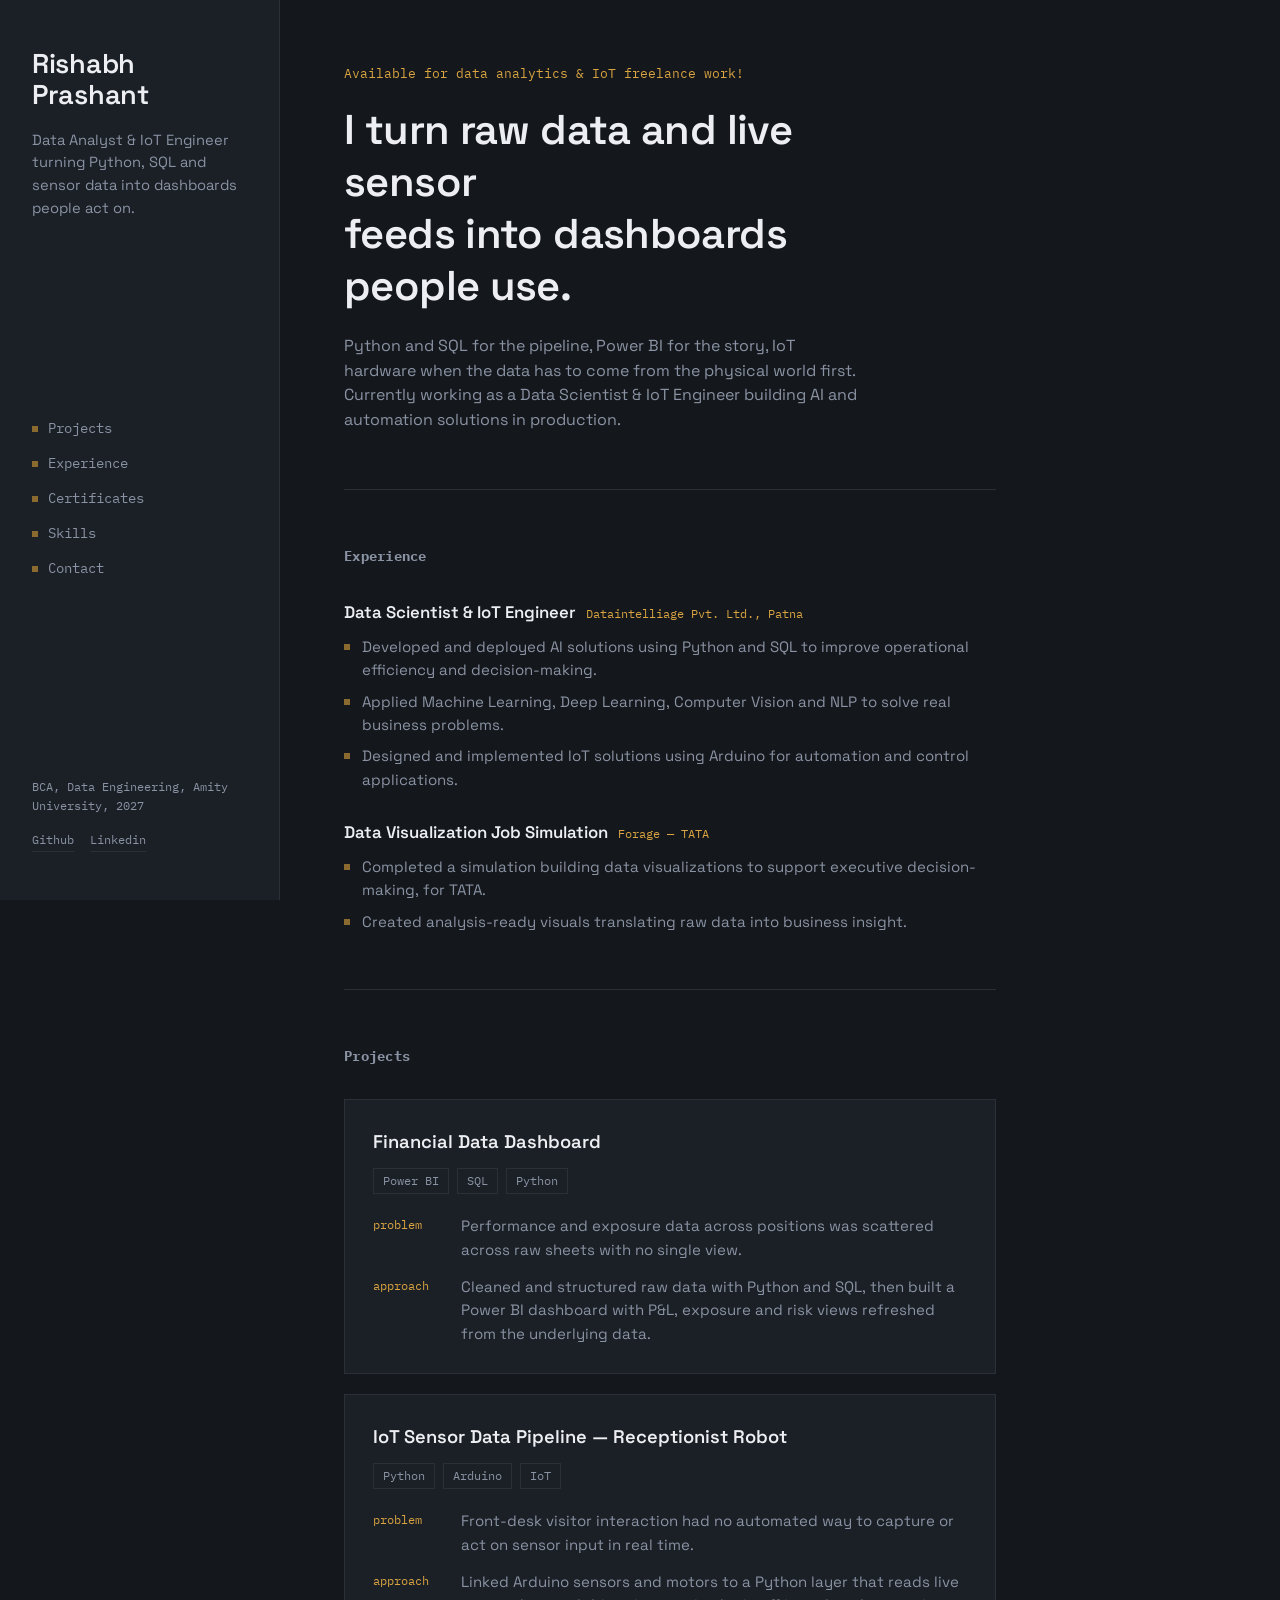
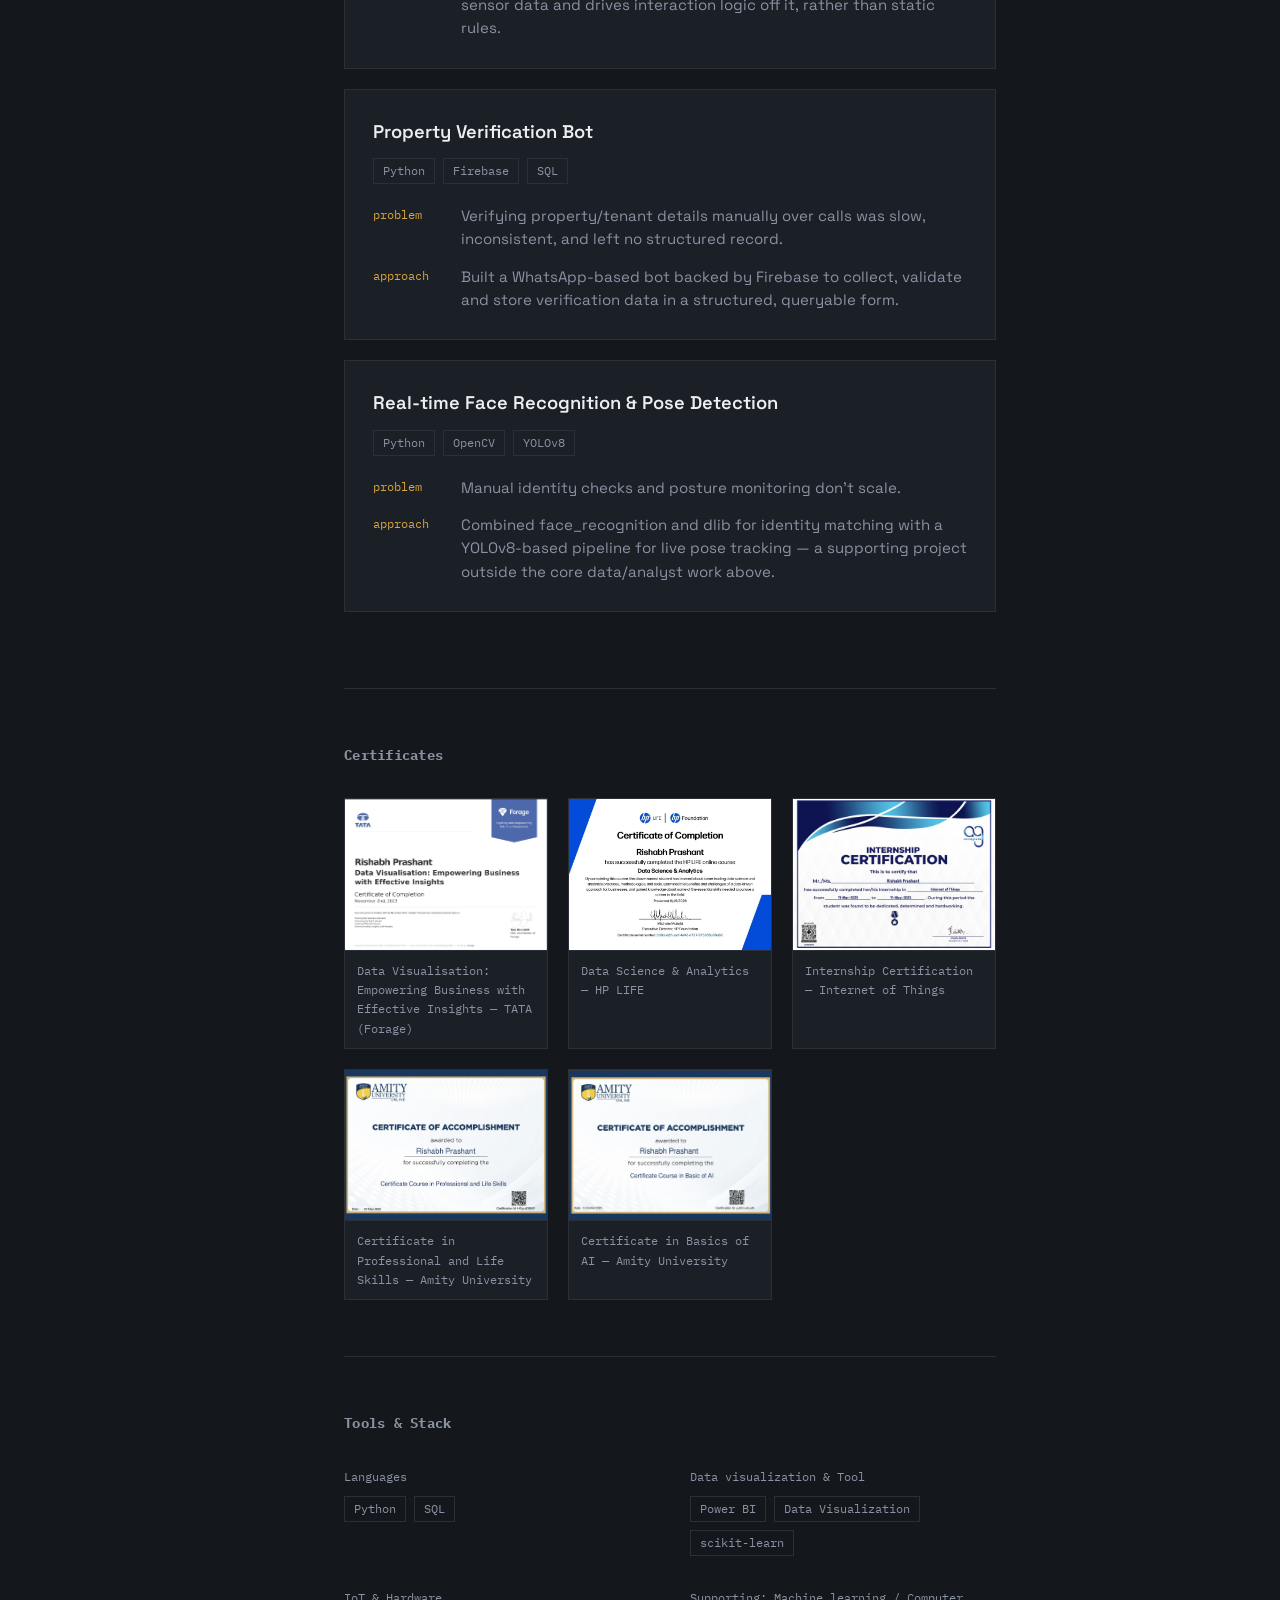
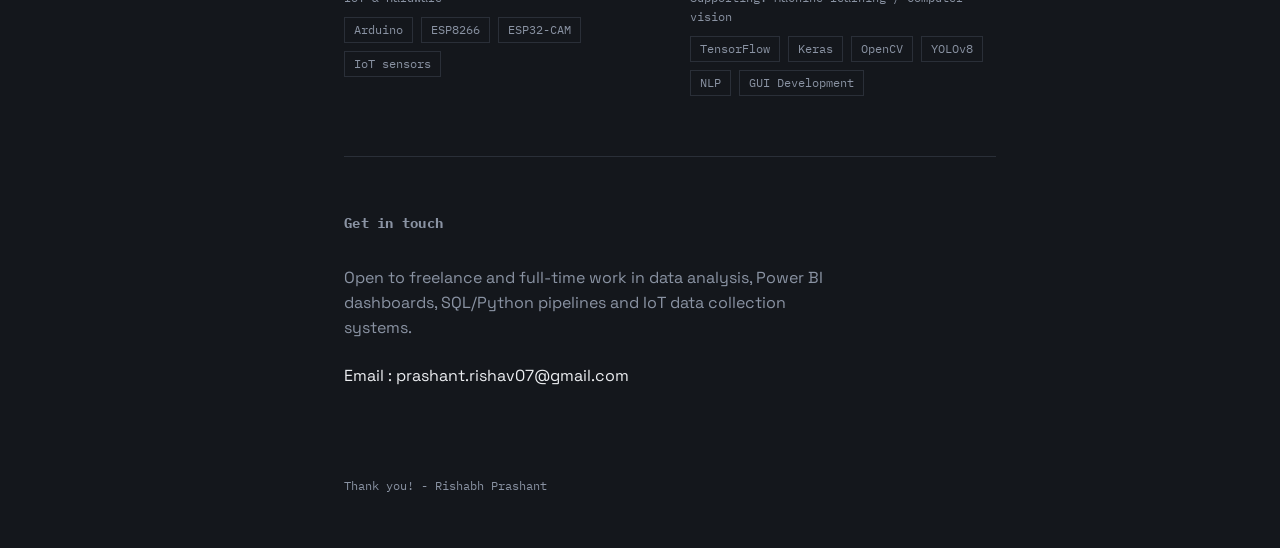
<file: index.html>
<!DOCTYPE html>
<html lang="en">
<head>
<meta charset="UTF-8">
<meta name="viewport" content="width=device-width, initial-scale=1.0">
<title>Rishabh Prashant — Data Analyst | Python, SQL, Power BI, IoT</title>
<link rel="preconnect" href="https://fonts.googleapis.com">
<link href="https://fonts.googleapis.com/css2?family=Space+Grotesk:wght@400;500;600;700&family=IBM+Plex+Mono:wght@400;500&display=swap" rel="stylesheet">
<link rel="stylesheet" href="style.css">
</head>
<body>

<!--
  ============================================================
  HOW THIS FILE IS ORGANIZED (read this once):

  1. SIDEBAR         -> your name, tagline, contact links, resume
  2. HERO             -> the big intro line
  3. EXPERIENCE       -> your work history (from resume)
  4. WORK / PROJECTS  -> project case studies
  5. CERTIFICATES     -> image gallery, 5 slots ready to use
  6. SKILLS           -> your tool/skill tags
  7. CONTACT          -> final CTA

  Every section below has a comment starting with the word EDIT.
  Look for "EDIT:" comments to find exactly what to change
  yourself (text, links, new images) without touching layout code.
  ============================================================
-->

<button class="nav-toggle" id="navToggle" aria-label="Toggle navigation">☰</button>

<!-- ================= 1. SIDEBAR ================= -->
<aside class="sidebar" id="sidebar">
  <div class="sidebar-top">
    <!-- EDIT: your name -->
    <h1 class="name">Rishabh<br>Prashant</h1>
    <!-- EDIT: one-line tagline, keep it short -->
    <p class="tagline">Data Analyst &amp; IoT Engineer turning Python, SQL and sensor data into dashboards people act on.</p>
  </div>

  <nav class="side-nav">
    <a href="#work">Projects</a>
    <a href="#experience">Experience</a>
    <a href="#certificates">Certificates</a>
    <a href="#skills">Skills</a>
    <a href="#contact">Contact</a>
  </nav>

  <div class="sidebar-bottom">
    <!-- EDIT: location / education line -->
    <p class="loc">BCA, Data Engineering, Amity University, 2027</p>
    <!-- EDIT: contact links. Replace the email/github/linkedin values only -->
    <div class="social-row">
      <!-- <a href="rishabhprashant26@gmail.com">Email</a> -->
      <a href="https://github.com/rishabhprashant26" target="_blank" rel="noopener">Github</a>
      <a href="https://linkedin.com/in/rishabh-prashant-b7571429a" target="_blank" rel="noopener">Linkedin</a>
    </div>
    <!-- EDIT: if you upload your resume PDF into the repo (e.g. as resume.pdf),
         uncomment the line below and it will show a resume download link -->
    <!-- <a class="resume-link" href="resume.pdf" target="_blank">download resume</a> -->
  </div>
</aside>

<main class="content">

  <!-- ================= 2. HERO ================= -->
  <section class="hero" id="top">
    <p class="hero-eyebrow">Available for data analytics &amp; IoT freelance work!</p>
    <!-- EDIT: main headline -->
    <h2 class="hero-line">I turn raw data and live sensor<br>feeds into dashboards people use.</h2>
    <p class="hero-sub">Python and SQL for the pipeline, Power BI for the story, IoT hardware when the data has to come from the physical world first. Currently working as a Data Scientist &amp; IoT Engineer building AI and automation solutions in production.</p>
  </section>

  <!-- ================= 3. EXPERIENCE ================= -->
  <!-- EDIT: this whole section is pulled from your resume. Update wording, dates
       or add a new job by copying one .exp-item block and changing its content. -->
  <section class="section" id="experience">
    <h3 class="section-heading">Experience</h3>

    <article class="exp-item">
      <div class="exp-head">
        <h4>Data Scientist &amp; IoT Engineer</h4>
        <span class="exp-org">Dataintelliage Pvt. Ltd., Patna</span>
      </div>
      <ul class="exp-list">
        <li>Developed and deployed AI solutions using Python and SQL to improve operational efficiency and decision-making.</li>
        <li>Applied Machine Learning, Deep Learning, Computer Vision and NLP to solve real business problems.</li>
        <li>Designed and implemented IoT solutions using Arduino for automation and control applications.</li>
      </ul>
    </article>

    <article class="exp-item">
      <div class="exp-head">
        <h4>Data Visualization Job Simulation</h4>
        <span class="exp-org">Forage — TATA</span>
      </div>
      <ul class="exp-list">
        <li>Completed a simulation building data visualizations to support executive decision-making, for TATA.</li>
        <li>Created analysis-ready visuals translating raw data into business insight.</li>
      </ul>
    </article>
  </section>

  <!-- ================= 4. WORK / PROJECTS ================= -->
  <section class="section" id="work">
    <h3 class="section-heading">Projects</h3>

    <!-- EDIT: each project below follows problem / approach / result.
         Replace the [Add: ...] lines with real numbers or outcomes. -->

    <article class="project">
      <div class="project-head">
        <h4>Financial Data Dashboard</h4>
        <div class="tag-row">
          <span class="tag">Power BI</span><span class="tag">SQL</span><span class="tag">Python</span>
        </div>
      </div>
      <div class="project-body">
        <div class="pblock"><span class="plabel">problem</span><p>Performance and exposure data across positions was scattered across raw sheets with no single view.</p></div>
        <div class="pblock"><span class="plabel">approach</span><p>Cleaned and structured raw data with Python and SQL, then built a Power BI dashboard with P&amp;L, exposure and risk views refreshed from the underlying data.</p></div>
        <!-- <div class="pblock"><span class="plabel">result</span><p class="editable">[Add: what decisions it improved, screenshot link]</p></div> -->
      </div>
    </article>

    <article class="project">
      <div class="project-head">
        <h4>IoT Sensor Data Pipeline — Receptionist Robot</h4>
        <div class="tag-row">
          <span class="tag">Python</span><span class="tag">Arduino</span><span class="tag">IoT</span>
        </div>
      </div>
      <div class="project-body">
        <div class="pblock"><span class="plabel">problem</span><p>Front-desk visitor interaction had no automated way to capture or act on sensor input in real time.</p></div>
        <div class="pblock"><span class="plabel">approach</span><p>Linked Arduino sensors and motors to a Python layer that reads live sensor data and drives interaction logic off it, rather than static rules.</p></div>
        <!-- <div class="pblock"><span class="plabel">result</span><p class="editable">[Add: what it could do, demo video link]</p></div> -->
      </div>
    </article>

    <article class="project">
      <div class="project-head">
        <h4>Property Verification Bot</h4>
        <div class="tag-row">
          <span class="tag">Python</span><span class="tag">Firebase</span><span class="tag">SQL</span>
        </div>
      </div>
      <div class="project-body">
        <div class="pblock"><span class="plabel">problem</span><p>Verifying property/tenant details manually over calls was slow, inconsistent, and left no structured record.</p></div>
        <div class="pblock"><span class="plabel">approach</span><p>Built a WhatsApp-based bot backed by Firebase to collect, validate and store verification data in a structured, queryable form.</p></div>
        <!-- <div class="pblock"><span class="plabel">result</span><p class="editable">[Add: time saved, number of verifications handled]</p></div> -->
      </div>
    </article>

    <article class="project">
      <div class="project-head">
        <h4>Real-time Face Recognition &amp; Pose Detection</h4>
        <div class="tag-row">
          <span class="tag">Python</span><span class="tag">OpenCV</span><span class="tag">YOLOv8</span>
        </div>
      </div>
      <div class="project-body">
        <div class="pblock"><span class="plabel">problem</span><p>Manual identity checks and posture monitoring don't scale.</p></div>
        <div class="pblock"><span class="plabel">approach</span><p>Combined face_recognition and dlib for identity matching with a YOLOv8-based pipeline for live pose tracking — a supporting project outside the core data/analyst work above.</p></div>
        <!-- <div class="pblock"><span class="plabel">result</span><p class="editable">[Add: accuracy %, frames/sec, or where it's deployed]</p></div> -->
      </div>
    </article>

  </section>

  <!-- ================= 5. CERTIFICATES ================= -->
  <!--
    EDIT THIS SECTION YOURSELF TO ADD IMAGES:
    1. Upload your certificate images into an "images" folder in this repo
       (e.g. images/cert1.png, images/cert2.png ...)
    2. Below there are 5 ready-made <figure> blocks. For each one, change:
         src="images/cert1.png"   -> your actual uploaded file name
         alt="Certificate 1"      -> a short real description
         <figcaption>...</figcaption> -> the certificate's real title
    3. To ADD MORE than 5, just copy one whole <figure class="cert-card">...</figure>
       block, paste it below the last one, and update src/alt/figcaption.
       You do not need to touch style.css — new cards will style automatically.
  -->
  <section class="section" id="certificates">
    <h3 class="section-heading">Certificates</h3>
    <div class="cert-grid">

      <figure class="cert-card">
        <img src="images/cert1.png" alt="Certificate 1" loading="lazy">
        <figcaption>Data Visualisation: Empowering Business with Effective Insights — TATA (Forage)</figcaption>
      </figure>

      <figure class="cert-card">
        <img src="images/cert2.png" alt="Certificate 2" loading="lazy">
        <figcaption>Data Science & Analytics — HP LIFE</figcaption>
      </figure>

      <figure class="cert-card">
        <img src="images/cert3.png" alt="Certificate 3" loading="lazy">
        <figcaption>Internship Certification — Internet of Things</figcaption>
      </figure>

      <figure class="cert-card">
        <img src="images/cert4.png" alt="Certificate 4" loading="lazy">
        <figcaption>Certificate in Professional and Life Skills — Amity University</figcaption>
      </figure>

      <figure class="cert-card">
        <img src="images/cert5.png" alt="Certificate 5" loading="lazy">
        <figcaption>Certificate in Basics of AI — Amity University</figcaption>
      </figure>

      <!-- Copy a <figure class="cert-card">...</figure> block above this line to add a 6th, 7th, etc. -->

    </div>
  </section>

  <!-- ================= 6. SKILLS ================= -->
  <section class="section" id="skills">
    <h3 class="section-heading">Tools &amp; Stack</h3>
    <div class="skills-grid">
      <div class="skill-group">
        <span class="skill-cat">Languages</span>
        <div class="tag-row"><span class="tag">Python</span><span class="tag">SQL</span></div>
      </div>
      <div class="skill-group">
        <span class="skill-cat">Data visualization &amp; Tool</span>
        <div class="tag-row"><span class="tag">Power BI</span><span class="tag">Data Visualization</span><span class="tag">scikit-learn</span></div>
      </div>
      <div class="skill-group">
        <span class="skill-cat">IoT &amp; Hardware</span>
        <div class="tag-row"><span class="tag">Arduino</span><span class="tag">ESP8266</span><span class="tag">ESP32-CAM</span><span class="tag">IoT sensors</span></div>
      </div>
      <div class="skill-group">
        <span class="skill-cat">Supporting: Machine learning / Computer vision</span>
        <div class="tag-row"><span class="tag">TensorFlow</span><span class="tag">Keras</span><span class="tag">OpenCV</span><span class="tag">YOLOv8</span><span class="tag">NLP</span><span class="tag">GUI Development</span></div>
      </div>
    </div>
  </section>

  <!-- ================= 7. CONTACT ================= -->
  <section class="section contact" id="contact">
    <h3 class="section-heading">Get in touch</h3>
    <!-- EDIT: contact blurb -->
    <p class="contact-copy">Open to freelance and full-time work in data analysis, Power BI dashboards, SQL/Python pipelines and IoT data collection systems.</p>
    <p>Email : prashant.rishav07@gmail.com</p>
    <!-- <a class="cta" href="mailto:rishabhprashant26@gmail.com">Email me</a> -->
  </section>

  <footer class="footer">
    <p>Thank you! - Rishabh Prashant</p>
    
  </footer>

</main>

<script src="script.js"></script>
</body>
</html>
</file>
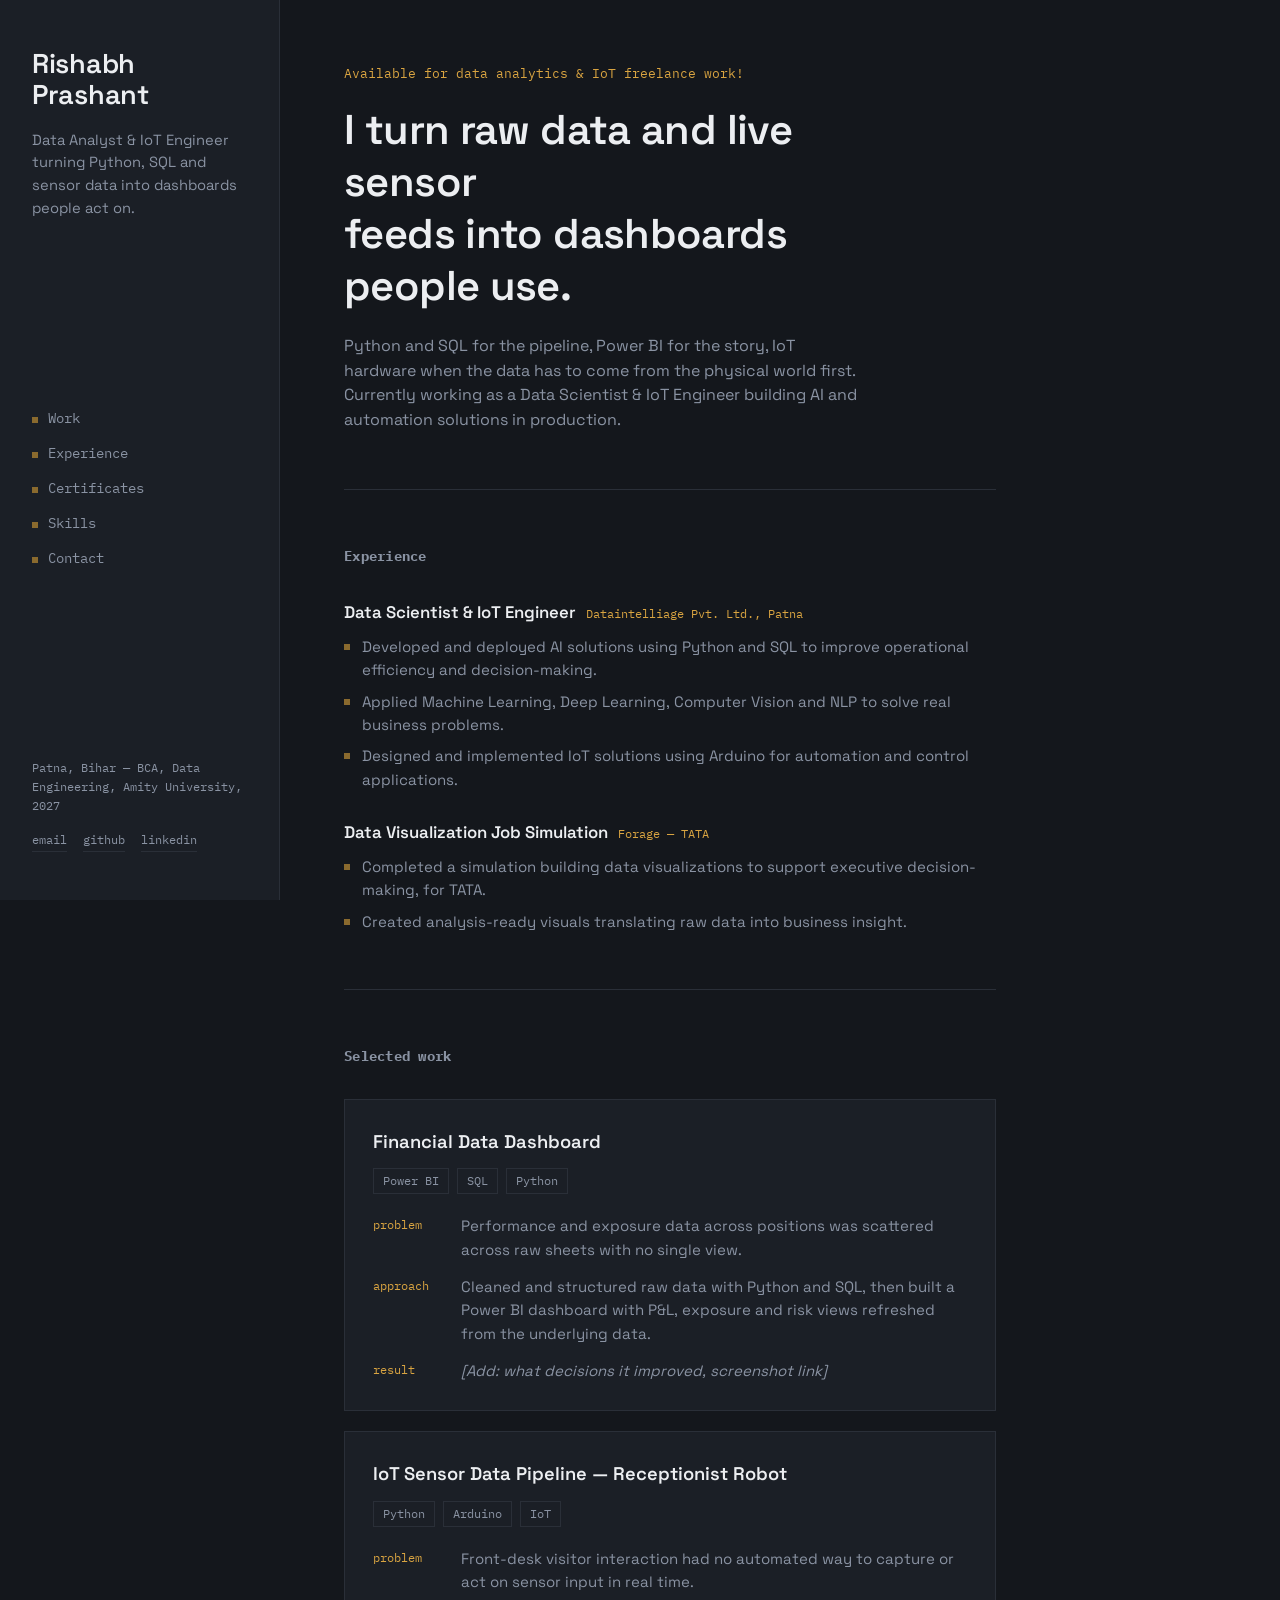
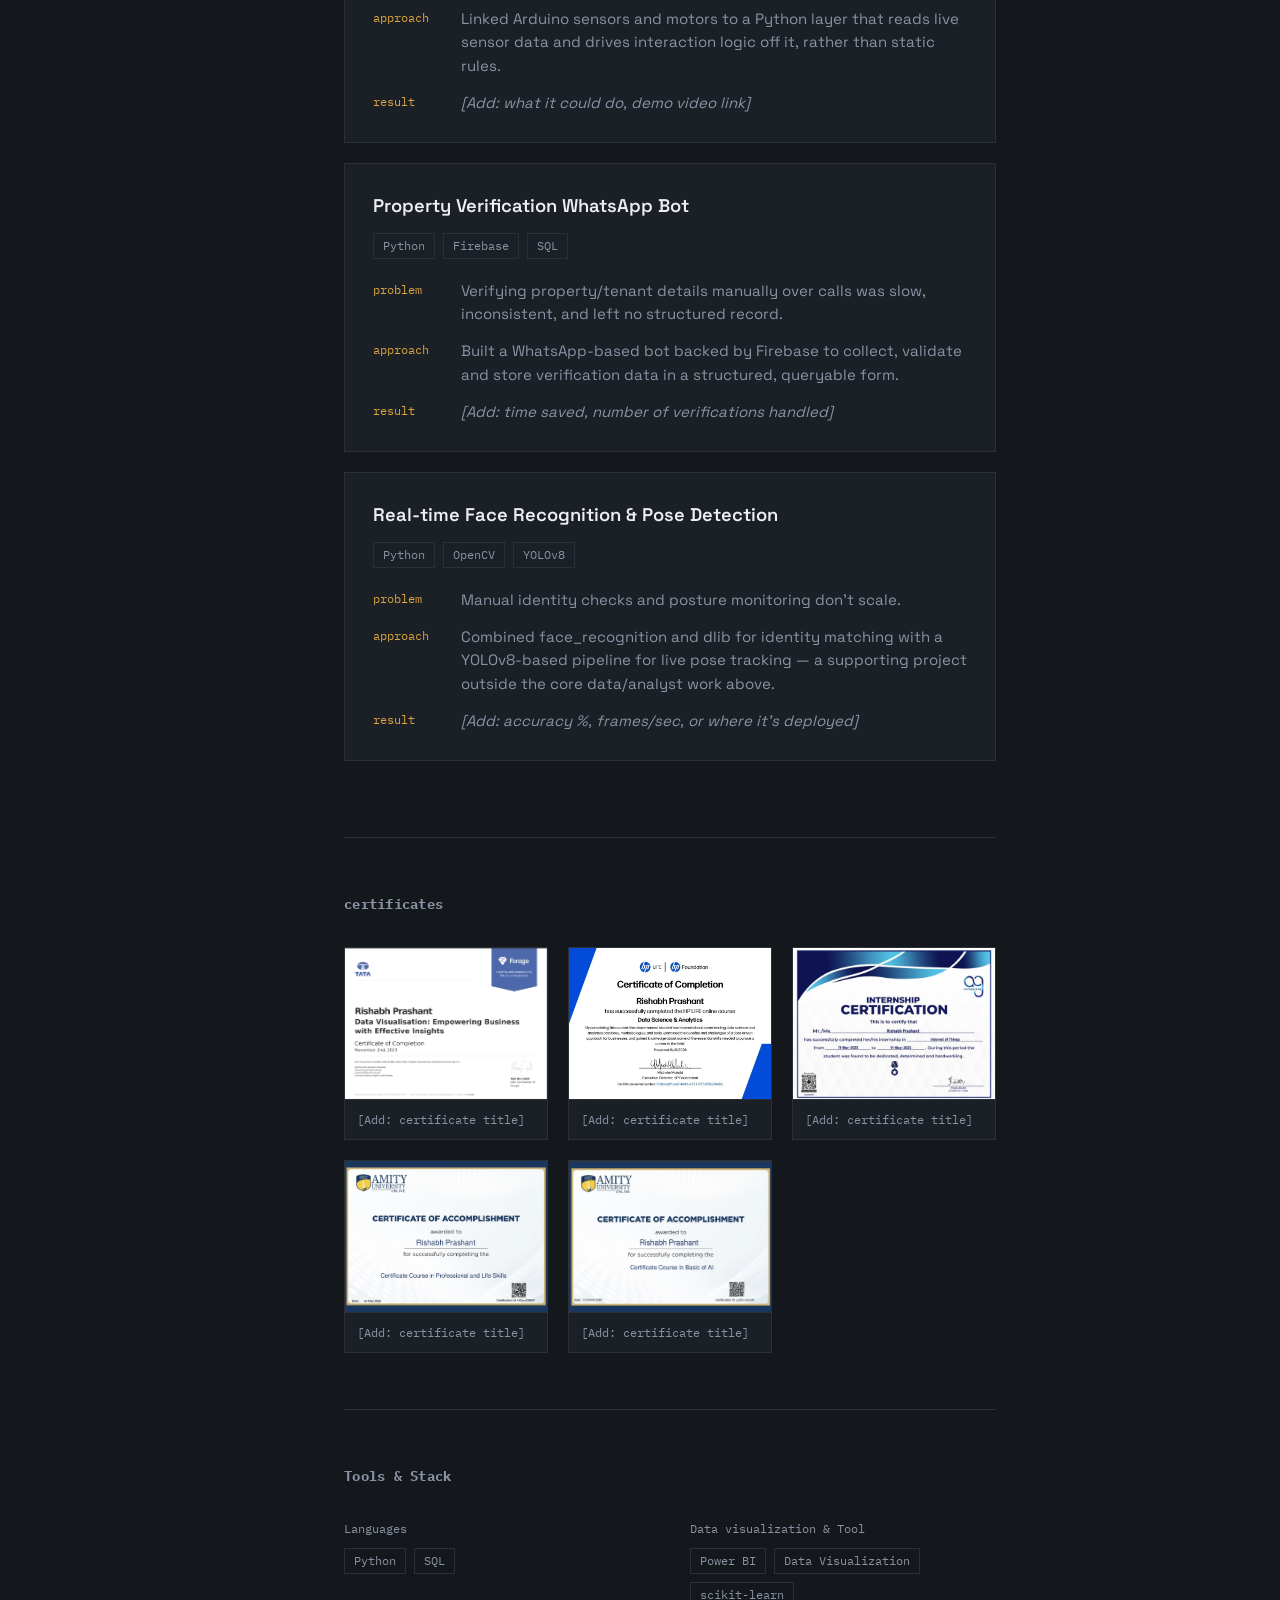
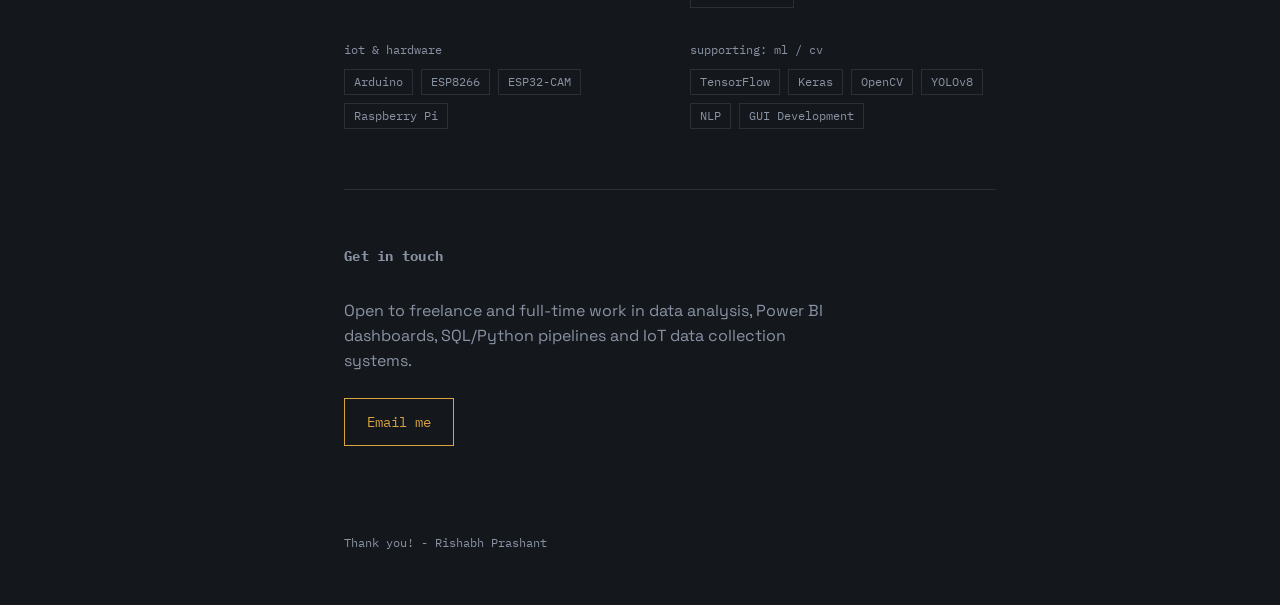
<file: indexupdated.html>
<!DOCTYPE html>
<html lang="en">
<head>
<meta charset="UTF-8">
<meta name="viewport" content="width=device-width, initial-scale=1.0">
<title>Rishabh Prashant — Data Analyst | Python, SQL, Power BI, IoT</title>
<link rel="preconnect" href="https://fonts.googleapis.com">
<link href="https://fonts.googleapis.com/css2?family=Space+Grotesk:wght@400;500;600;700&family=IBM+Plex+Mono:wght@400;500&display=swap" rel="stylesheet">
<link rel="stylesheet" href="style.css">
</head>
<body>

<!--
  ============================================================
  HOW THIS FILE IS ORGANIZED (read this once):

  1. SIDEBAR         -> your name, tagline, contact links, resume
  2. HERO             -> the big intro line
  3. EXPERIENCE       -> your work history (from resume)
  4. WORK / PROJECTS  -> project case studies
  5. CERTIFICATES     -> image gallery, 5 slots ready to use
  6. SKILLS           -> your tool/skill tags
  7. CONTACT          -> final CTA

  Every section below has a comment starting with the word EDIT.
  Look for "EDIT:" comments to find exactly what to change
  yourself (text, links, new images) without touching layout code.
  ============================================================
-->

<button class="nav-toggle" id="navToggle" aria-label="Toggle navigation">☰</button>

<!-- ================= 1. SIDEBAR ================= -->
<aside class="sidebar" id="sidebar">
  <div class="sidebar-top">
    <!-- EDIT: your name -->
    <h1 class="name">Rishabh<br>Prashant</h1>
    <!-- EDIT: one-line tagline, keep it short -->
    <p class="tagline">Data Analyst &amp; IoT Engineer turning Python, SQL and sensor data into dashboards people act on.</p>
  </div>

  <nav class="side-nav">
    <a href="#work">Work</a>
    <a href="#experience">Experience</a>
    <a href="#certificates">Certificates</a>
    <a href="#skills">Skills</a>
    <a href="#contact">Contact</a>
  </nav>

  <div class="sidebar-bottom">
    <!-- EDIT: location / education line -->
    <p class="loc">Patna, Bihar — BCA, Data Engineering, Amity University, 2027</p>
    <!-- EDIT: contact links. Replace the email/github/linkedin values only -->
    <div class="social-row">
      <a href="rishabhprashant26@gmail.com">email</a>
      <a href="https://github.com/rishabhprashant26" target="_blank" rel="noopener">github</a>
      <a href="https://linkedin.com/in/rishabh-prashant-b7571429a" target="_blank" rel="noopener">linkedin</a>
    </div>
    <!-- EDIT: if you upload your resume PDF into the repo (e.g. as resume.pdf),
         uncomment the line below and it will show a resume download link -->
    <!-- <a class="resume-link" href="resume.pdf" target="_blank">download resume</a> -->
  </div>
</aside>

<main class="content">

  <!-- ================= 2. HERO ================= -->
  <section class="hero" id="top">
    <p class="hero-eyebrow">Available for data analytics &amp; IoT freelance work!</p>
    <!-- EDIT: main headline -->
    <h2 class="hero-line">I turn raw data and live sensor<br>feeds into dashboards people use.</h2>
    <p class="hero-sub">Python and SQL for the pipeline, Power BI for the story, IoT hardware when the data has to come from the physical world first. Currently working as a Data Scientist &amp; IoT Engineer building AI and automation solutions in production.</p>
  </section>

  <!-- ================= 3. EXPERIENCE ================= -->
  <!-- EDIT: this whole section is pulled from your resume. Update wording, dates
       or add a new job by copying one .exp-item block and changing its content. -->
  <section class="section" id="experience">
    <h3 class="section-heading">Experience</h3>

    <article class="exp-item">
      <div class="exp-head">
        <h4>Data Scientist &amp; IoT Engineer</h4>
        <span class="exp-org">Dataintelliage Pvt. Ltd., Patna</span>
      </div>
      <ul class="exp-list">
        <li>Developed and deployed AI solutions using Python and SQL to improve operational efficiency and decision-making.</li>
        <li>Applied Machine Learning, Deep Learning, Computer Vision and NLP to solve real business problems.</li>
        <li>Designed and implemented IoT solutions using Arduino for automation and control applications.</li>
      </ul>
    </article>

    <article class="exp-item">
      <div class="exp-head">
        <h4>Data Visualization Job Simulation</h4>
        <span class="exp-org">Forage — TATA</span>
      </div>
      <ul class="exp-list">
        <li>Completed a simulation building data visualizations to support executive decision-making, for TATA.</li>
        <li>Created analysis-ready visuals translating raw data into business insight.</li>
      </ul>
    </article>
  </section>

  <!-- ================= 4. WORK / PROJECTS ================= -->
  <section class="section" id="work">
    <h3 class="section-heading">Selected work</h3>

    <!-- EDIT: each project below follows problem / approach / result.
         Replace the [Add: ...] lines with real numbers or outcomes. -->

    <article class="project">
      <div class="project-head">
        <h4>Financial Data Dashboard</h4>
        <div class="tag-row">
          <span class="tag">Power BI</span><span class="tag">SQL</span><span class="tag">Python</span>
        </div>
      </div>
      <div class="project-body">
        <div class="pblock"><span class="plabel">problem</span><p>Performance and exposure data across positions was scattered across raw sheets with no single view.</p></div>
        <div class="pblock"><span class="plabel">approach</span><p>Cleaned and structured raw data with Python and SQL, then built a Power BI dashboard with P&amp;L, exposure and risk views refreshed from the underlying data.</p></div>
        <div class="pblock"><span class="plabel">result</span><p class="editable">[Add: what decisions it improved, screenshot link]</p></div>
      </div>
    </article>

    <article class="project">
      <div class="project-head">
        <h4>IoT Sensor Data Pipeline — Receptionist Robot</h4>
        <div class="tag-row">
          <span class="tag">Python</span><span class="tag">Arduino</span><span class="tag">IoT</span>
        </div>
      </div>
      <div class="project-body">
        <div class="pblock"><span class="plabel">problem</span><p>Front-desk visitor interaction had no automated way to capture or act on sensor input in real time.</p></div>
        <div class="pblock"><span class="plabel">approach</span><p>Linked Arduino sensors and motors to a Python layer that reads live sensor data and drives interaction logic off it, rather than static rules.</p></div>
        <div class="pblock"><span class="plabel">result</span><p class="editable">[Add: what it could do, demo video link]</p></div>
      </div>
    </article>

    <article class="project">
      <div class="project-head">
        <h4>Property Verification WhatsApp Bot</h4>
        <div class="tag-row">
          <span class="tag">Python</span><span class="tag">Firebase</span><span class="tag">SQL</span>
        </div>
      </div>
      <div class="project-body">
        <div class="pblock"><span class="plabel">problem</span><p>Verifying property/tenant details manually over calls was slow, inconsistent, and left no structured record.</p></div>
        <div class="pblock"><span class="plabel">approach</span><p>Built a WhatsApp-based bot backed by Firebase to collect, validate and store verification data in a structured, queryable form.</p></div>
        <div class="pblock"><span class="plabel">result</span><p class="editable">[Add: time saved, number of verifications handled]</p></div>
      </div>
    </article>

    <article class="project">
      <div class="project-head">
        <h4>Real-time Face Recognition &amp; Pose Detection</h4>
        <div class="tag-row">
          <span class="tag">Python</span><span class="tag">OpenCV</span><span class="tag">YOLOv8</span>
        </div>
      </div>
      <div class="project-body">
        <div class="pblock"><span class="plabel">problem</span><p>Manual identity checks and posture monitoring don't scale.</p></div>
        <div class="pblock"><span class="plabel">approach</span><p>Combined face_recognition and dlib for identity matching with a YOLOv8-based pipeline for live pose tracking — a supporting project outside the core data/analyst work above.</p></div>
        <div class="pblock"><span class="plabel">result</span><p class="editable">[Add: accuracy %, frames/sec, or where it's deployed]</p></div>
      </div>
    </article>

  </section>

  <!-- ================= 5. CERTIFICATES ================= -->
  <!--
    EDIT THIS SECTION YOURSELF TO ADD IMAGES:
    1. Upload your certificate images into an "images" folder in this repo
       (e.g. images/cert1.png, images/cert2.png ...)
    2. Below there are 5 ready-made <figure> blocks. For each one, change:
         src="images/cert1.png"   -> your actual uploaded file name
         alt="Certificate 1"      -> a short real description
         <figcaption>...</figcaption> -> the certificate's real title
    3. To ADD MORE than 5, just copy one whole <figure class="cert-card">...</figure>
       block, paste it below the last one, and update src/alt/figcaption.
       You do not need to touch style.css — new cards will style automatically.
  -->
  <section class="section" id="certificates">
    <h3 class="section-heading">certificates</h3>
    <div class="cert-grid">

      <figure class="cert-card">
        <img src="images/cert1.png" alt="Certificate 1" loading="lazy">
        <figcaption>[Add: certificate title]</figcaption>
      </figure>

      <figure class="cert-card">
        <img src="images/cert2.png" alt="Certificate 2" loading="lazy">
        <figcaption>[Add: certificate title]</figcaption>
      </figure>

      <figure class="cert-card">
        <img src="images/cert3.png" alt="Certificate 3" loading="lazy">
        <figcaption>[Add: certificate title]</figcaption>
      </figure>

      <figure class="cert-card">
        <img src="images/cert4.png" alt="Certificate 4" loading="lazy">
        <figcaption>[Add: certificate title]</figcaption>
      </figure>

      <figure class="cert-card">
        <img src="images/cert5.png" alt="Certificate 5" loading="lazy">
        <figcaption>[Add: certificate title]</figcaption>
      </figure>

      <!-- Copy a <figure class="cert-card">...</figure> block above this line to add a 6th, 7th, etc. -->

    </div>
  </section>

  <!-- ================= 6. SKILLS ================= -->
  <section class="section" id="skills">
    <h3 class="section-heading">Tools &amp; Stack</h3>
    <div class="skills-grid">
      <div class="skill-group">
        <span class="skill-cat">Languages</span>
        <div class="tag-row"><span class="tag">Python</span><span class="tag">SQL</span></div>
      </div>
      <div class="skill-group">
        <span class="skill-cat">Data visualization &amp; Tool</span>
        <div class="tag-row"><span class="tag">Power BI</span><span class="tag">Data Visualization</span><span class="tag">scikit-learn</span></div>
      </div>
      <div class="skill-group">
        <span class="skill-cat">iot &amp; hardware</span>
        <div class="tag-row"><span class="tag">Arduino</span><span class="tag">ESP8266</span><span class="tag">ESP32-CAM</span><span class="tag">Raspberry Pi</span></div>
      </div>
      <div class="skill-group">
        <span class="skill-cat">supporting: ml / cv</span>
        <div class="tag-row"><span class="tag">TensorFlow</span><span class="tag">Keras</span><span class="tag">OpenCV</span><span class="tag">YOLOv8</span><span class="tag">NLP</span><span class="tag">GUI Development</span></div>
      </div>
    </div>
  </section>

  <!-- ================= 7. CONTACT ================= -->
  <section class="section contact" id="contact">
    <h3 class="section-heading">Get in touch</h3>
    <!-- EDIT: contact blurb -->
    <p class="contact-copy">Open to freelance and full-time work in data analysis, Power BI dashboards, SQL/Python pipelines and IoT data collection systems.</p>
    <a class="cta" href="rishabhprashant26@gmail.com">Email me</a>
  </section>

  <footer class="footer">
    <p>Thank you! - Rishabh Prashant</p>
  </footer>

</main>

<script src="script.js"></script>
</body>
</html>
</file>
<file: style.css>
/*
  EDIT GUIDE:
  - Colors are all controlled from the :root block below — change --accent
    to change the theme's highlight color everywhere at once.
  - Section styles are grouped and labeled with comments (Sidebar, Hero,
    Projects, Certificates, etc.) matching the sections in index.html.
  - You should NOT need to touch this file to add images/certificates —
    that's handled in index.html. Only edit here for visual/layout changes.
*/

:root {
  --bg: #14171c;
  --bg-panel: #1b1f26;
  --border: #2a2f38;
  --text: #eceef1;
  --text-muted: #8a93a3;
  --accent: #d9a441;
  --accent-dim: #8a6a2e;
  --font-display: 'Space Grotesk', sans-serif;
  --font-mono: 'IBM Plex Mono', monospace;
}

* { box-sizing: border-box; margin: 0; padding: 0; }

html { scroll-behavior: smooth; }

body {
  background: var(--bg);
  color: var(--text);
  font-family: var(--font-display);
  line-height: 1.55;
  display: flex;
  min-height: 100vh;
}

::selection { background: var(--accent); color: #14171c; }

a { color: inherit; text-decoration: none; }

/* ---------- Sidebar ---------- */

.sidebar {
  position: fixed;
  top: 0;
  left: 0;
  width: 280px;
  height: 100vh;
  background: var(--bg-panel);
  border-right: 1px solid var(--border);
  padding: 48px 32px;
  display: flex;
  flex-direction: column;
  justify-content: space-between;
  z-index: 10;
}

.name {
  font-size: 1.7rem;
  font-weight: 600;
  line-height: 1.15;
  letter-spacing: -0.01em;
}

.tagline {
  margin-top: 18px;
  font-size: 0.92rem;
  color: var(--text-muted);
  max-width: 26ch;
}

.side-nav {
  display: flex;
  flex-direction: column;
  gap: 14px;
  font-family: var(--font-mono);
  font-size: 0.85rem;
  color: var(--text-muted);
}

.side-nav a {
  position: relative;
  width: fit-content;
  transition: color 0.15s ease;
}

.side-nav a:hover { color: var(--accent); }

.side-nav a::before {
  content: "";
  display: inline-block;
  width: 6px;
  height: 6px;
  background: var(--accent-dim);
  margin-right: 10px;
  vertical-align: middle;
}

.sidebar-bottom { font-family: var(--font-mono); font-size: 0.78rem; color: var(--text-muted); }

.loc { margin-bottom: 14px; }

.social-row { display: flex; gap: 16px; }

.social-row a { border-bottom: 1px solid var(--border); padding-bottom: 2px; }
.social-row a:hover { color: var(--accent); border-color: var(--accent); }

/* ---------- Nav toggle (mobile) ---------- */

.nav-toggle {
  display: none;
  position: fixed;
  top: 20px;
  right: 20px;
  z-index: 20;
  background: var(--bg-panel);
  border: 1px solid var(--border);
  color: var(--text);
  width: 42px;
  height: 42px;
  font-size: 1.1rem;
  cursor: pointer;
}

/* ---------- Main content ---------- */

.content {
  margin-left: 280px;
  padding: 64px 64px 40px;
  max-width: 780px;
}

.hero { padding-bottom: 56px; border-bottom: 1px solid var(--border); }

.hero-eyebrow {
  font-family: var(--font-mono);
  font-size: 0.8rem;
  color: var(--accent);
}

.hero-line {
  margin-top: 20px;
  font-size: clamp(1.7rem, 3.4vw, 2.6rem);
  font-weight: 600;
  line-height: 1.25;
  letter-spacing: -0.015em;
  max-width: 20ch;
}

.hero-sub {
  margin-top: 22px;
  color: var(--text-muted);
  max-width: 52ch;
  font-size: 1rem;
}

.section { padding: 56px 0; border-bottom: 1px solid var(--border); }

.section:last-of-type { border-bottom: none; }

.section-heading {
  font-family: var(--font-mono);
  font-size: 0.85rem;
  color: var(--text-muted);
  margin-bottom: 32px;
  letter-spacing: 0.02em;
}

/* ---------- Projects ---------- */

.project {
  border: 1px solid var(--border);
  padding: 28px;
  margin-bottom: 20px;
  background: var(--bg-panel);
}

.project-head h4 {
  font-size: 1.15rem;
  font-weight: 600;
  margin-bottom: 12px;
}

.tag-row { display: flex; flex-wrap: wrap; gap: 8px; margin-bottom: 4px; }

.tag {
  font-family: var(--font-mono);
  font-size: 0.72rem;
  color: var(--text-muted);
  border: 1px solid var(--border);
  padding: 3px 9px;
}

.project-body { margin-top: 20px; display: flex; flex-direction: column; gap: 14px; }

.pblock { display: flex; gap: 16px; }

.plabel {
  font-family: var(--font-mono);
  font-size: 0.72rem;
  color: var(--accent);
  min-width: 72px;
  padding-top: 2px;
  flex-shrink: 0;
}

.pblock p { color: var(--text-muted); font-size: 0.94rem; }

.editable { color: var(--accent-dim); font-style: italic; }

/* ---------- Skills ---------- */

.skills-grid {
  display: grid;
  grid-template-columns: 1fr 1fr;
  gap: 28px 40px;
}

.skill-group { display: flex; flex-direction: column; gap: 10px; }

.skill-cat {
  font-family: var(--font-mono);
  font-size: 0.78rem;
  color: var(--text-muted);
}

/* ---------- Experience ---------- */
/* EDIT: only if you want to change spacing/appearance — text edits happen in index.html */

.exp-item { margin-bottom: 28px; }

.exp-item:last-child { margin-bottom: 0; }

.exp-head {
  display: flex;
  flex-wrap: wrap;
  align-items: baseline;
  gap: 10px;
  margin-bottom: 10px;
}

.exp-head h4 { font-size: 1.05rem; font-weight: 600; }

.exp-org {
  font-family: var(--font-mono);
  font-size: 0.78rem;
  color: var(--accent);
}

.exp-list { list-style: none; display: flex; flex-direction: column; gap: 8px; }

.exp-list li {
  color: var(--text-muted);
  font-size: 0.94rem;
  padding-left: 18px;
  position: relative;
}

.exp-list li::before {
  content: "";
  position: absolute;
  left: 0;
  top: 9px;
  width: 6px;
  height: 6px;
  background: var(--accent-dim);
}

/* ---------- Certificates ---------- */
/* EDIT: this styles ALL .cert-card figures automatically — new ones you add
   in index.html will look right without touching this file. */

.cert-grid {
  display: grid;
  grid-template-columns: repeat(auto-fill, minmax(200px, 1fr));
  gap: 20px;
}

.cert-card {
  border: 1px solid var(--border);
  background: var(--bg-panel);
  overflow: hidden;
}

.cert-card img {
  display: block;
  width: 100%;
  aspect-ratio: 4 / 3;
  object-fit: cover;
  border-bottom: 1px solid var(--border);
  background: var(--bg);
}

.cert-card figcaption {
  font-family: var(--font-mono);
  font-size: 0.78rem;
  color: var(--text-muted);
  padding: 10px 12px;
}

/* ---------- Resume link ---------- */

.resume-link {
  display: inline-block;
  margin-top: 14px;
  font-family: var(--font-mono);
  font-size: 0.78rem;
  color: var(--accent);
  border-bottom: 1px solid var(--accent-dim);
}

/* ---------- Contact ---------- */

.contact-copy { color: var(--text-muted); margin-bottom: 24px; max-width: 50ch; }

.cta {
  display: inline-block;
  font-family: var(--font-mono);
  font-size: 0.9rem;
  border: 1px solid var(--accent);
  color: var(--accent);
  padding: 12px 22px;
  transition: background 0.15s ease, color 0.15s ease;
}

.cta:hover { background: var(--accent); color: #14171c; }

.footer {
  padding: 32px 0 12px;
  font-family: var(--font-mono);
  font-size: 0.75rem;
  color: var(--text-muted);
}

/* ---------- Responsive ---------- */

@media (max-width: 880px) {
  .sidebar {
    transform: translateX(-100%);
    transition: transform 0.2s ease;
    width: 240px;
  }

  .sidebar.open { transform: translateX(0); }

  .nav-toggle { display: block; }

  .content { margin-left: 0; padding: 88px 24px 40px; }

  .skills-grid { grid-template-columns: 1fr; }

  .pblock { flex-direction: column; gap: 4px; }
}
</file>
